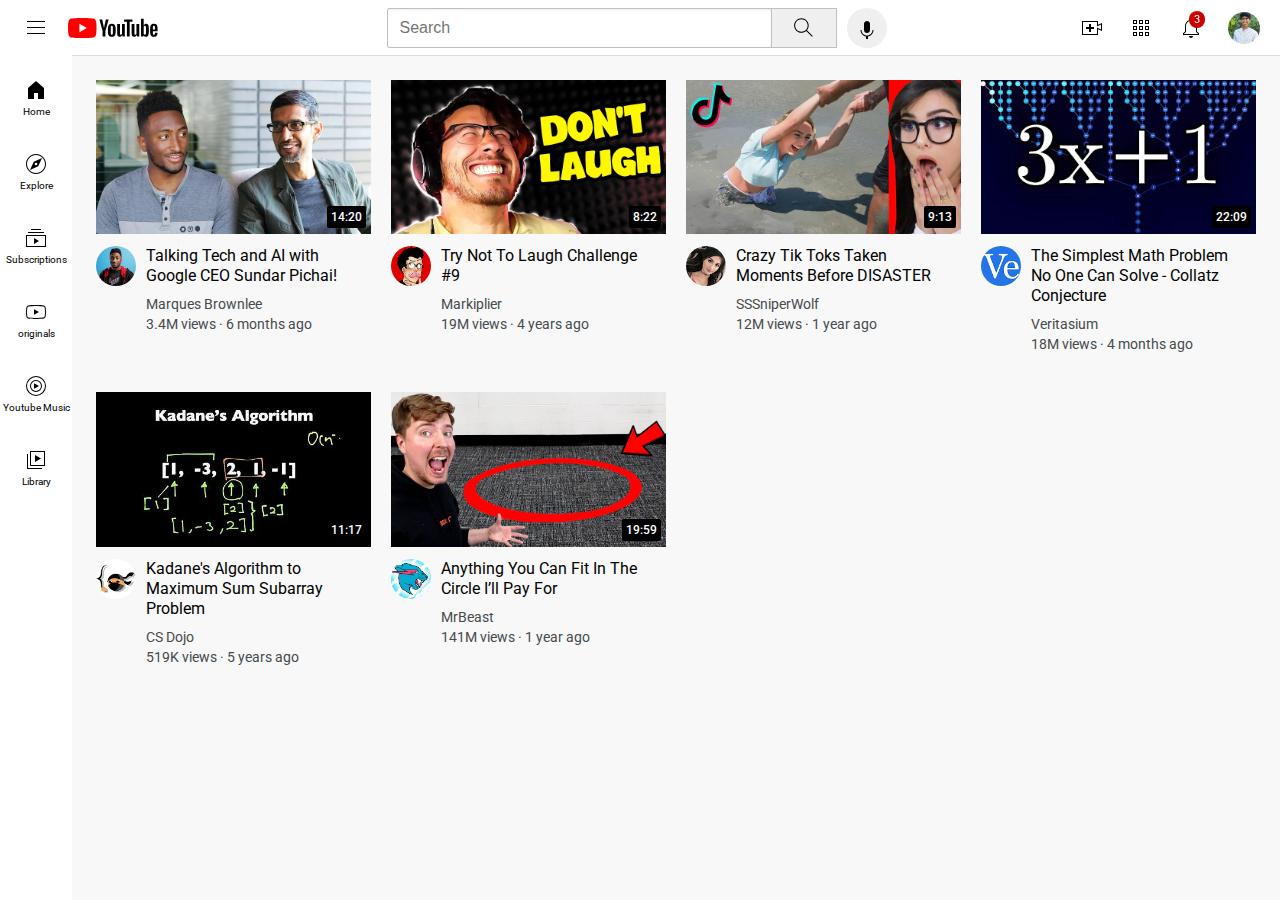
<file: index.html>
<!DOCTYPE html>
<html lang="en">
<head>
    <meta charset="UTF-8">
    <meta http-equiv="X-UA-Compatible" content="IE=edge">
    <meta name="viewport" content="width=device-width, initial-scale=1.0">
    <title>Youtube</title>
    <link rel="stylesheet" href="yt.css">
    <link rel="preconnect" href="https://fonts.googleapis.com">
<link rel="preconnect" href="https://fonts.gstatic.com" crossorigin>
<link href="https://fonts.googleapis.com/css2?family=Roboto:wght@400;500;700&display=swap" rel="stylesheet">
</head>
<body>
    <header class="header">
        <div class="left-section">
            <img class="hamburger-menu" src="hamburger-menu.svg">
            <img  class="youtube-logo" src="youtube-logo.svg">

        </div>
        <div class="middle-section">
        <input type="text" placeholder="Search" class="searchbar">
            <button class="search-button"><img class="search-icon" src="search.svg">
                <div class="tooltip">Search</div>
            
            </button>
            <button class="voice-search-button"><img class="voice-icon" src="voice-search-icon.svg">
                <div class="tooltip">Search with your voice</div>
            
            </button> 
        </div>
        <div class="right-section">
            <div class="upload-icon-container">
            <img class="upload-icon"   src="upload.svg">
            <div class="tooltip">Create</div>
                

            </div>
            <div class="apps-icon-container">
            <img class="apps-icon"   src="youtube-apps.svg">
            <div class="tooltip">Youtube-Apps</div>


            </div>
            <div class="notification-icon-container">
                <div class="notification-count">3</div>
                <img class="notification-icon"   src="notifications.svg">
            <div class="tooltip">Notifications</div>

            </div>
            <img class="user-pic" src="index.jpg">

        </div>
        <nav class="sidebar">
            <div class="sidebar-link"><img src="home.svg"> 
            <div>Home</div>
            </div>
            <div class="sidebar-link"><img src="explore.svg">
                <div>Explore</div>
            </div>
            <div class="sidebar-link"><img src="subscriptions.svg"> 
                <div>Subscriptions</div>
            </div>
            <div class="sidebar-link"><img src="originals.svg">
                <div>originals</div>
            </div>
            <div class="sidebar-link"><img src="youtube-music.svg"> 
                <div>Youtube Music</div>
            </div>
            <div class="sidebar-link"><img src="library.svg"> 
                <div>Library</div>
            </div>

        </nav>


    </header>

    <main>
        <div class="maingrid">
            <div class="video-preview">
                <div class="thumpnail-row">
                    <img class="thumpnail" src="thumbnail-1.webp">
                    <div class="video-time">14:20</div>
                </div>
                <div class="video-info-grid">
                    <div class="channel-pic">
                        <img class="profile-pic" src="channel-1.jpeg">
                    </div>
                    <div class="video-info">
                        <p class="video-title">Talking Tech and AI with Google CEO Sundar Pichai!</p>
                        <p class="video-author">Marques Brownlee</p>
                        <p class="video-stats">3.4M views · 6 months ago</p>
                    </div>
            </div>
        
            </div>
        
        <!--this is a commenrt-->
        
            <div class="video-preview">
                <div class="thumpnail-row">
                    <img class="thumpnail" src="thumbnail-2.webp">
                    <div class="video-time">8:22</div>
        
                </div>
                <div class="video-info-grid">
                <div class="channel-pic">
                    <img src="channel-2.jpeg" class="profile-pic">
                </div>
                <div class="video-info">
                    <p class="video-title">Try Not To Laugh Challenge #9</p>
                    <p class="video-author">Markiplier</p>
                    <p class="video-stats">19M views · 4 years ago</p>
        
                </div>
                </div>
        
            </div>
        
        
            <div class="video-preview">
                <div class="thumpnail-row">
                    <img class="thumpnail" src="thumbnail-3.webp">
                    <div class="video-time">9:13</div>
        
        
                </div>
                <div class="video-info-grid">
                <div class="channel-pic">
                    <img src="channel-3.jpeg" class="profile-pic">
                    
                </div>
                <div class="video-info">
                    <p class="video-title">Crazy Tik Toks Taken Moments Before DISASTER</p>
                    <p class="video-author">SSSniperWolf</p>
                    <p class="video-stats">12M views · 1 year ago</p>
        
                </div>
                </div>
        
            </div>
        
            <div class="video-preview">
                <div class="thumpnail-row">
                    <img class="thumpnail" src="thumbnail-4.webp">
                    <div class="video-time">22:09</div>
        
        
                </div>
                <div class="video-info-grid">
                <div class="channel-pic">
                    <img src="channel-4.jpeg" class="profile-pic">
                </div>
                <div class="video-info">
                    <p class="video-title">The Simplest Math Problem No One Can Solve - Collatz Conjecture</p>
                    <p class="video-author">Veritasium</p>
                    <p class="video-stats">18M views · 4 months ago</p>
        
                </div>
                </div>
        
            </div>
        
        
        
            <div class="video-preview">
                <div class="thumpnail-row">
                    <img class="thumpnail" src="thumbnail-5.webp">
                    <div class="video-time">11:17</div>
        
        
                </div>
                <div class="video-info-grid">
                <div class="channel-pic">
                    <img src="channel-5.jpeg" class="profile-pic">
                </div>
                <div class="video-info">
                    <p class="video-title">Kadane's Algorithm to Maximum Sum Subarray Problem</p>
                    <p class="video-author">CS Dojo</p>
                    <p class="video-stats">519K views · 5 years ago</p>
        
                </div>
                </div>
        
            </div>
        
        
            <div class="video-preview">
                <div class="thumpnail-row">
                    <img class="thumpnail" src="thumbnail-6.webp">
                    <div class="video-time">19:59</div>
        
        
                </div>
                <div class="video-info-grid">
                <div class="channel-pic">
                    <img src="channel-6.jpeg" class="profile-pic">
                </div>
                <div class="video-info">
                    <p class="video-title">Anything You Can Fit In The Circle I’ll Pay For</p>
                    <p class="video-author">MrBeast</p>
                    <p class="video-stats">141M views · 1 year ago</p>
        
                </div>
                </div>
        
            </div>
        
        </div>
    </main>
</body>
</html>
</file>
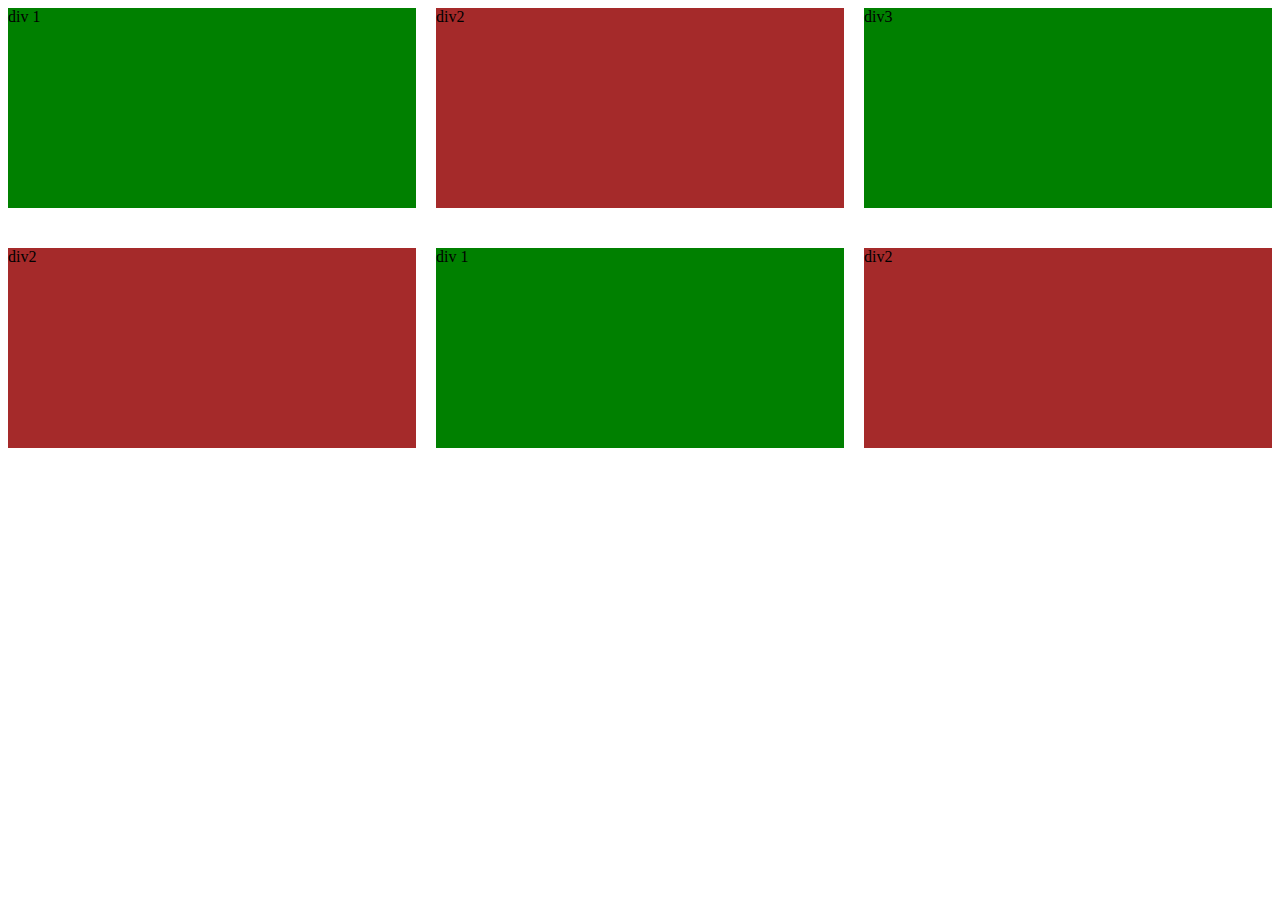
<file: grid.html>
<!DOCTYPE html>
<html lang="en">
<head>
    <meta charset="UTF-8">
    <meta http-equiv="X-UA-Compatible" content="IE=edge">
    <meta name="viewport" content="width=device-width, initial-scale=1.0">
    <title>Document</title>
    <style>
      
    </style>
</head>
<body>
    <div style="display:grid;grid-template-columns: 1fr 1fr 1fr; column-gap: 20px;row-gap: 40px;">
      <div style="background-color: green; height: 200px;" >div 1</div>
      <div style="background-color: brown;height: 200px;">div2</div>
      <div style="background-color:green ;height:200px">div3</div>
      <div style="background-color: brown;height: 200px;">div2</div>
      <div style="background-color: green; height: 200px;" >div 1</div>
      <div style="background-color: brown;height: 200px;">div2</div>
               
        </div>
    
</body>
</html>
</file>
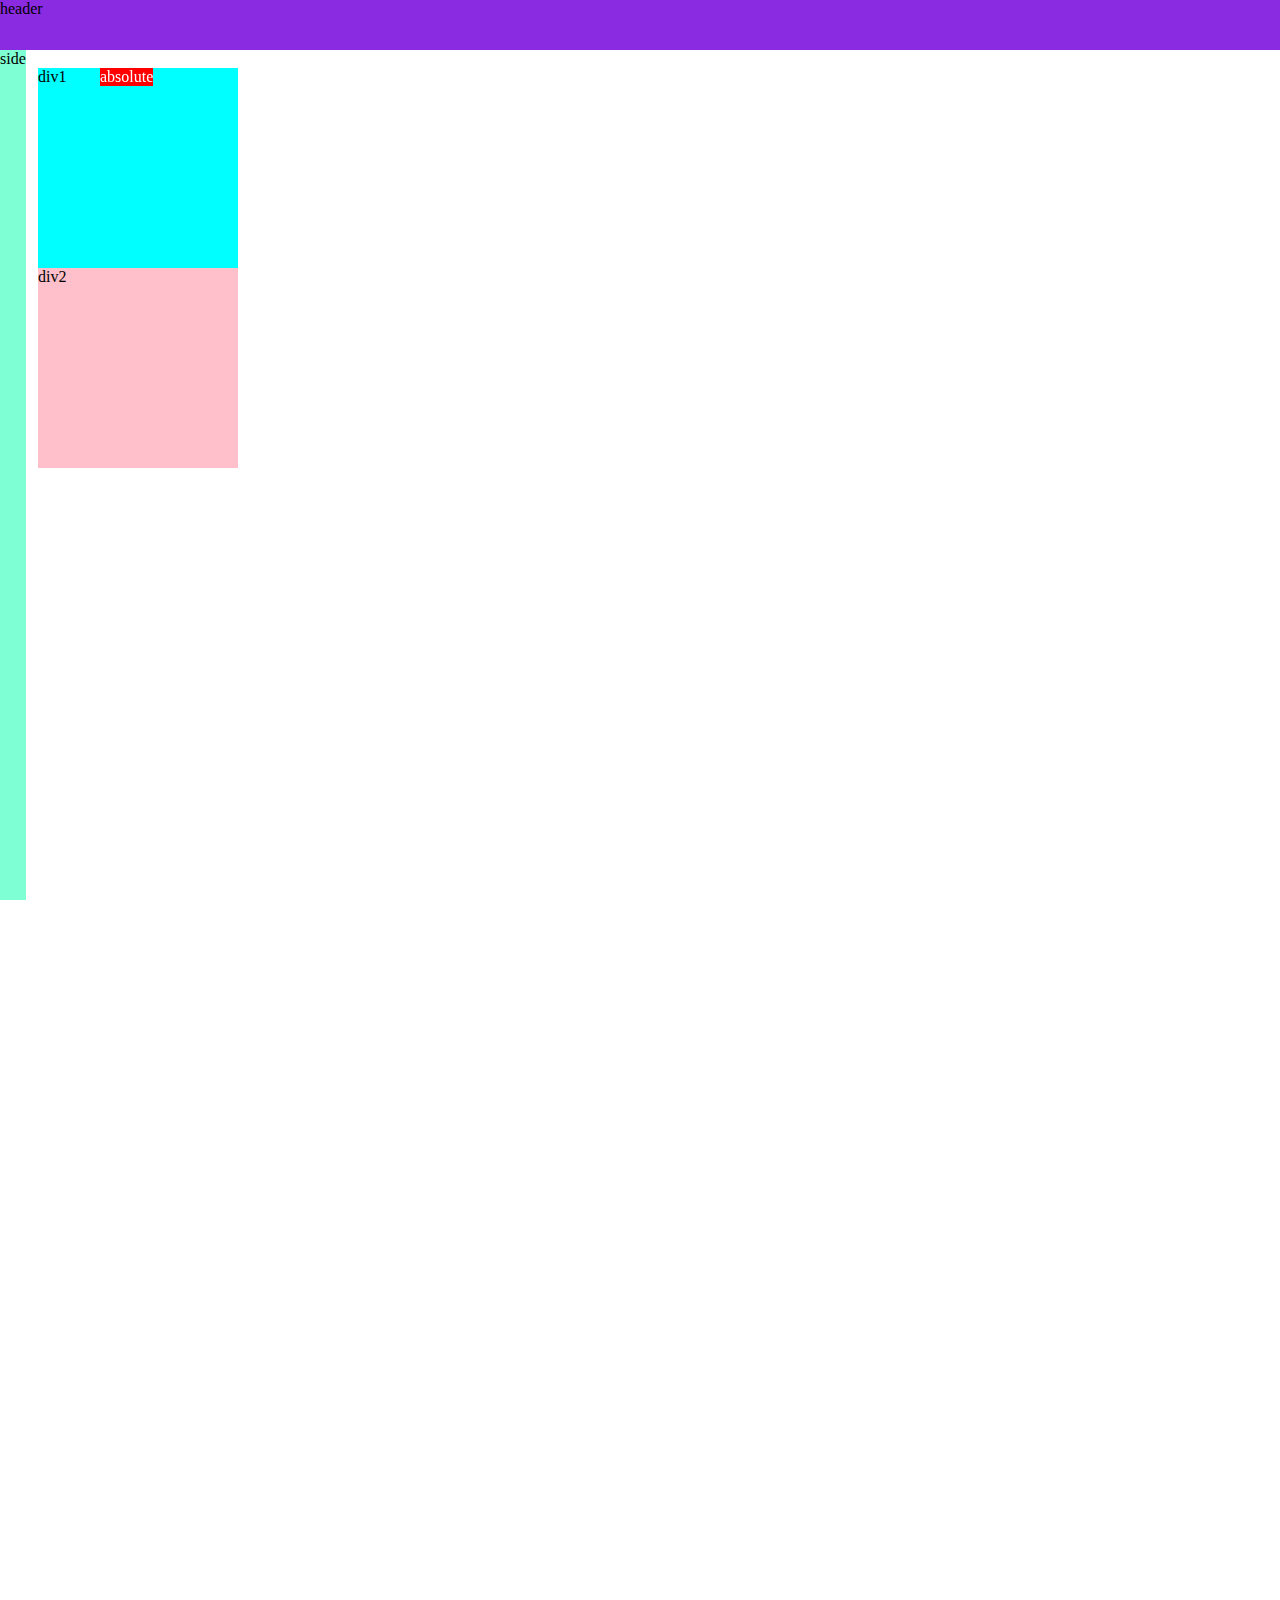
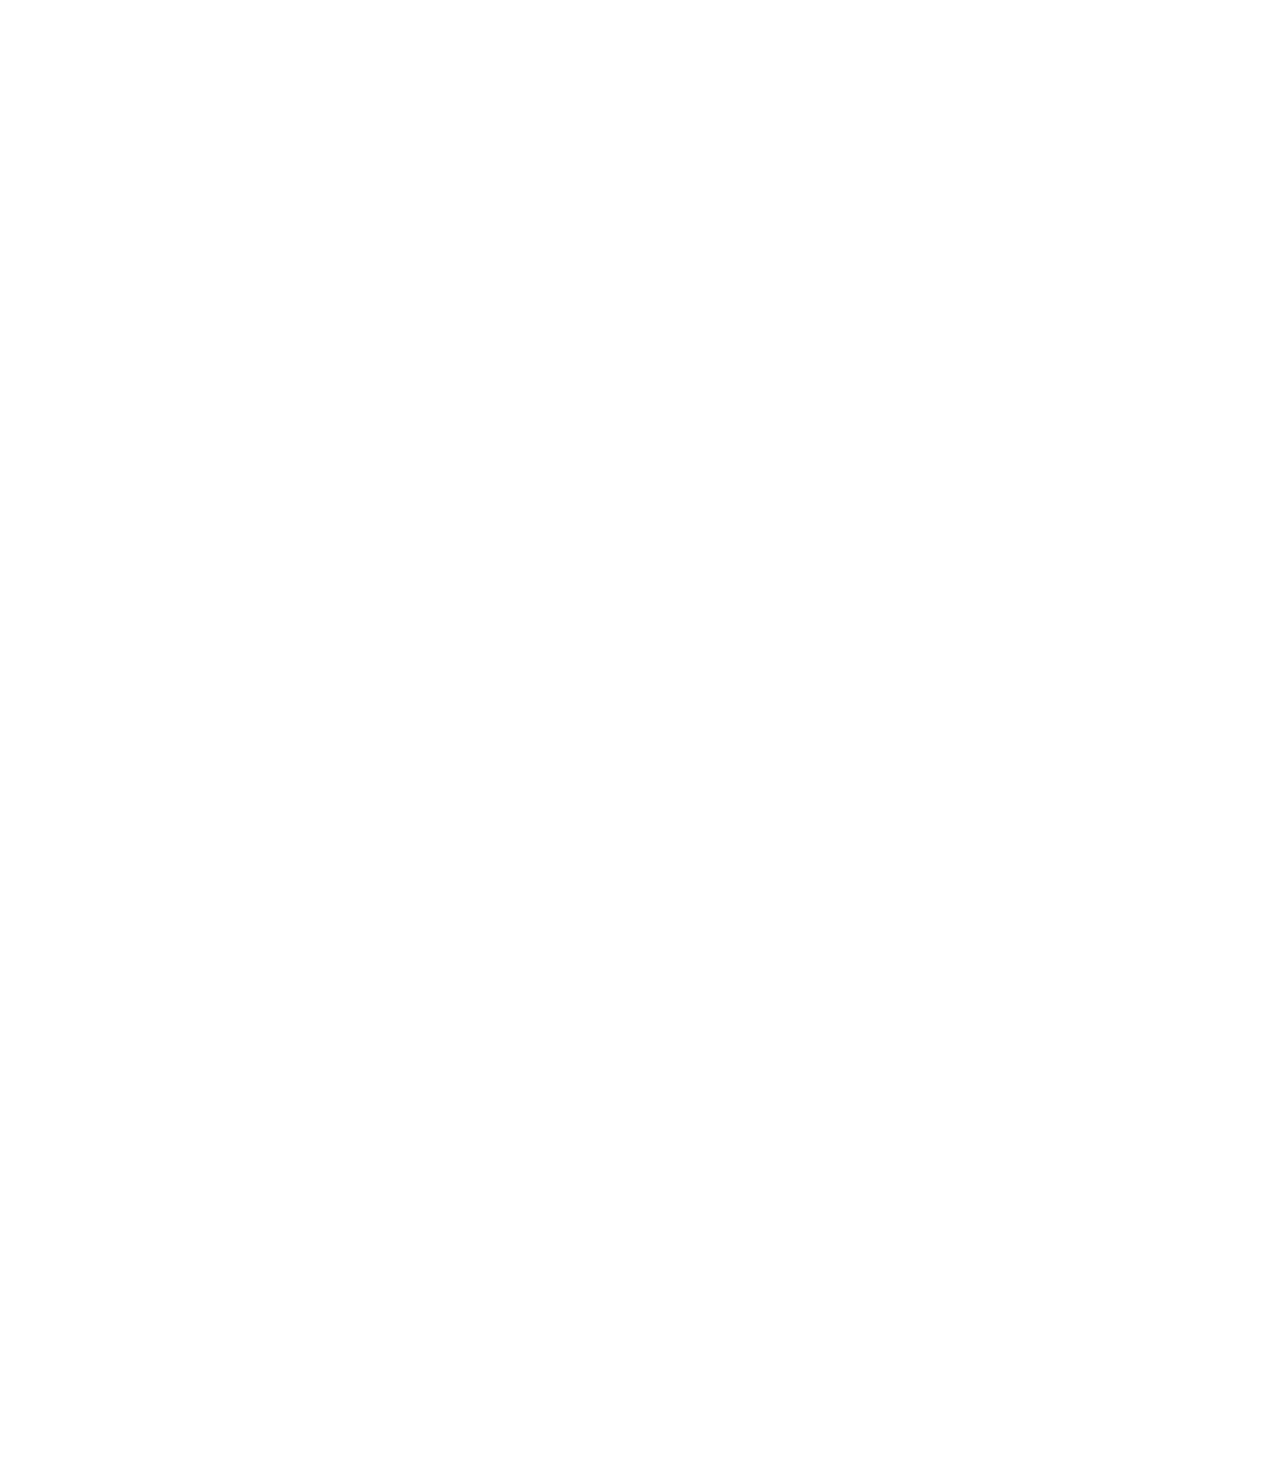
<file: position.html>
<!DOCTYPE html>
<html lang="en">
<head>
    <meta charset="UTF-8">
    <meta http-equiv="X-UA-Compatible" content="IE=edge">
    <meta name="viewport" content="width=device-width, initial-scale=1.0">

    <title>Document</title>
    <style>
        body{
            padding-top: 60px;
            padding-left: 30px;

        }
        .div1{
            background-color: aqua;
            height: 200px;
            width: 200px;
        }
        .div2{
            width: 200px;
            height: 200px;
            background-color:pink ;
        }
        .header{
            background-color: blueviolet;
            position: fixed;
            left:0px;
            right: 0px;
            top: 0px;
        
            height: 50px;
        }
        body{
            height: 3000px;
        }
        .side{
            background-color: aquamarine;
            position: fixed;
            left: 0;
            bottom: 0;
            top: 50px;


        }
        .absolute{
            color: white;
            position: absolute;
            background-color: red;
            left: 100px;
            z-index: 1;
        }
    </style>
</head>

<body>
    <div class="header">header</div>
    <div class="absolute">absolute</div>
    <div class="div1">div1</div>
    <div class="div2">div2</div>
    <div class="side">
        side
    </div>
    
</body>
</html>
</file>
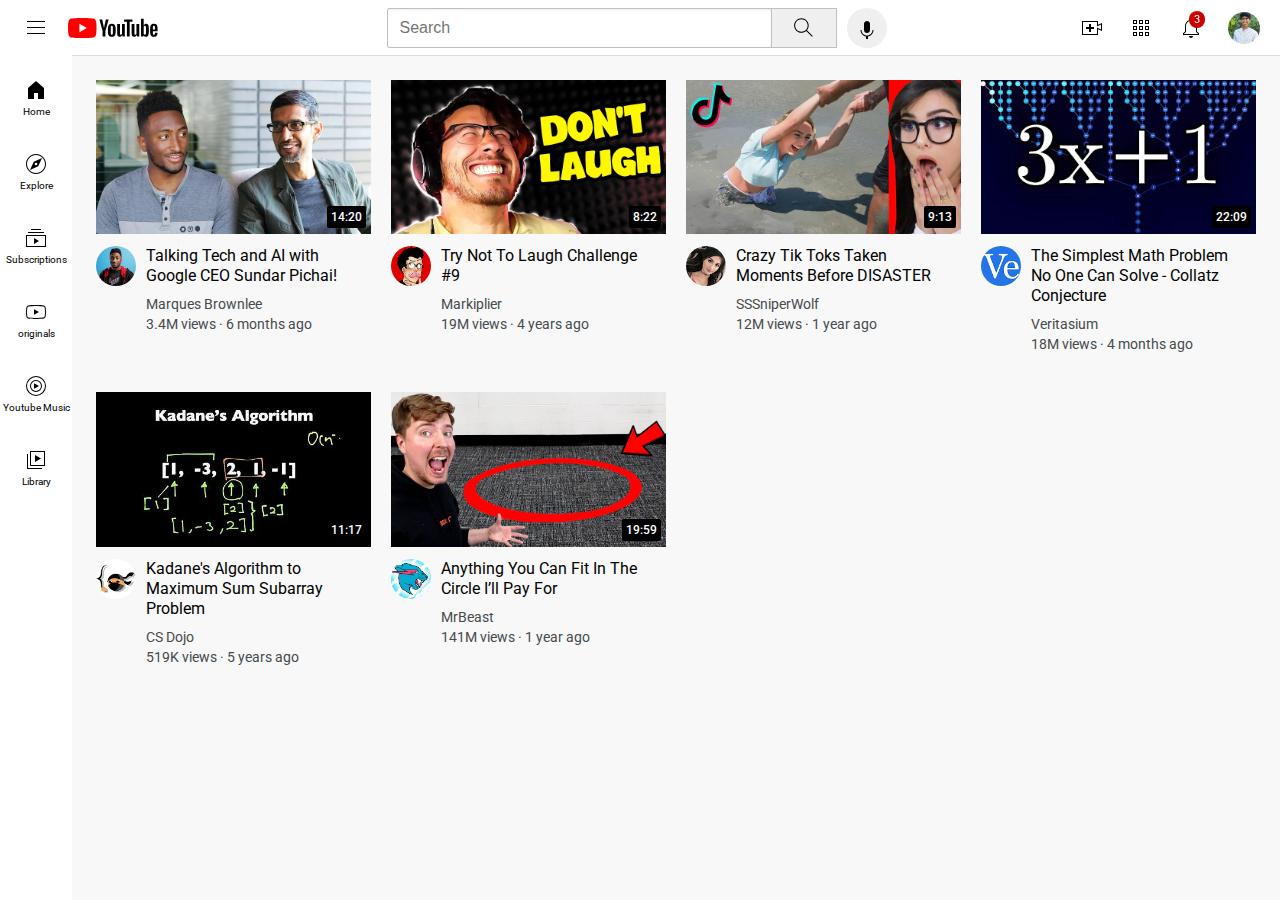
<file: yt.html>
<!DOCTYPE html>
<html lang="en">
<head>
    <meta charset="UTF-8">
    <meta http-equiv="X-UA-Compatible" content="IE=edge">
    <meta name="viewport" content="width=device-width, initial-scale=1.0">
    <title>Youtube</title>
    <link rel="stylesheet" href="yt.css">
    <link rel="preconnect" href="https://fonts.googleapis.com">
<link rel="preconnect" href="https://fonts.gstatic.com" crossorigin>
<link href="https://fonts.googleapis.com/css2?family=Roboto:wght@400;500;700&display=swap" rel="stylesheet">
</head>
<body>
    <header class="header">
        <div class="left-section">
            <img class="hamburger-menu" src="hamburger-menu.svg">
            <img  class="youtube-logo" src="youtube-logo.svg">

        </div>
        <div class="middle-section">
        <input type="text" placeholder="Search" class="searchbar">
            <button class="search-button"><img class="search-icon" src="search.svg">
                <div class="tooltip">Search</div>
            
            </button>
            <button class="voice-search-button"><img class="voice-icon" src="voice-search-icon.svg">
                <div class="tooltip">Search with your voice</div>
            
            </button> 
        </div>
        <div class="right-section">
            <div class="upload-icon-container">
            <img class="upload-icon"   src="upload.svg">
            <div class="tooltip">Create</div>
                

            </div>
            <div class="apps-icon-container">
            <img class="apps-icon"   src="youtube-apps.svg">
            <div class="tooltip">Youtube-Apps</div>


            </div>
            <div class="notification-icon-container">
                <div class="notification-count">3</div>
                <img class="notification-icon"   src="notifications.svg">
            <div class="tooltip">Notifications</div>

            </div>
            <img class="user-pic" src="index.jpg">

        </div>
        <nav class="sidebar">
            <div class="sidebar-link"><img src="home.svg"> 
            <div>Home</div>
            </div>
            <div class="sidebar-link"><img src="explore.svg">
                <div>Explore</div>
            </div>
            <div class="sidebar-link"><img src="subscriptions.svg"> 
                <div>Subscriptions</div>
            </div>
            <div class="sidebar-link"><img src="originals.svg">
                <div>originals</div>
            </div>
            <div class="sidebar-link"><img src="youtube-music.svg"> 
                <div>Youtube Music</div>
            </div>
            <div class="sidebar-link"><img src="library.svg"> 
                <div>Library</div>
            </div>

        </nav>


    </header>

    <main>
        <div class="maingrid">
            <div class="video-preview">
                <div class="thumpnail-row">
                    <img class="thumpnail" src="thumbnail-1.webp">
                    <div class="video-time">14:20</div>
                </div>
                <div class="video-info-grid">
                    <div class="channel-pic">
                        <img class="profile-pic" src="channel-1.jpeg">
                    </div>
                    <div class="video-info">
                        <p class="video-title">Talking Tech and AI with Google CEO Sundar Pichai!</p>
                        <p class="video-author">Marques Brownlee</p>
                        <p class="video-stats">3.4M views · 6 months ago</p>
                    </div>
            </div>
        
            </div>
        
        <!--this is a commenrt-->
        
            <div class="video-preview">
                <div class="thumpnail-row">
                    <img class="thumpnail" src="thumbnail-2.webp">
                    <div class="video-time">8:22</div>
        
                </div>
                <div class="video-info-grid">
                <div class="channel-pic">
                    <img src="channel-2.jpeg" class="profile-pic">
                </div>
                <div class="video-info">
                    <p class="video-title">Try Not To Laugh Challenge #9</p>
                    <p class="video-author">Markiplier</p>
                    <p class="video-stats">19M views · 4 years ago</p>
        
                </div>
                </div>
        
            </div>
        
        
            <div class="video-preview">
                <div class="thumpnail-row">
                    <img class="thumpnail" src="thumbnail-3.webp">
                    <div class="video-time">9:13</div>
        
        
                </div>
                <div class="video-info-grid">
                <div class="channel-pic">
                    <img src="channel-3.jpeg" class="profile-pic">
                    
                </div>
                <div class="video-info">
                    <p class="video-title">Crazy Tik Toks Taken Moments Before DISASTER</p>
                    <p class="video-author">SSSniperWolf</p>
                    <p class="video-stats">12M views · 1 year ago</p>
        
                </div>
                </div>
        
            </div>
        
            <div class="video-preview">
                <div class="thumpnail-row">
                    <img class="thumpnail" src="thumbnail-4.webp">
                    <div class="video-time">22:09</div>
        
        
                </div>
                <div class="video-info-grid">
                <div class="channel-pic">
                    <img src="channel-4.jpeg" class="profile-pic">
                </div>
                <div class="video-info">
                    <p class="video-title">The Simplest Math Problem No One Can Solve - Collatz Conjecture</p>
                    <p class="video-author">Veritasium</p>
                    <p class="video-stats">18M views · 4 months ago</p>
        
                </div>
                </div>
        
            </div>
        
        
        
            <div class="video-preview">
                <div class="thumpnail-row">
                    <img class="thumpnail" src="thumbnail-5.webp">
                    <div class="video-time">11:17</div>
        
        
                </div>
                <div class="video-info-grid">
                <div class="channel-pic">
                    <img src="channel-5.jpeg" class="profile-pic">
                </div>
                <div class="video-info">
                    <p class="video-title">Kadane's Algorithm to Maximum Sum Subarray Problem</p>
                    <p class="video-author">CS Dojo</p>
                    <p class="video-stats">519K views · 5 years ago</p>
        
                </div>
                </div>
        
            </div>
        
        
            <div class="video-preview">
                <div class="thumpnail-row">
                    <img class="thumpnail" src="thumbnail-6.webp">
                    <div class="video-time">19:59</div>
        
        
                </div>
                <div class="video-info-grid">
                <div class="channel-pic">
                    <img src="channel-6.jpeg" class="profile-pic">
                </div>
                <div class="video-info">
                    <p class="video-title">Anything You Can Fit In The Circle I’ll Pay For</p>
                    <p class="video-author">MrBeast</p>
                    <p class="video-stats">141M views · 1 year ago</p>
        
                </div>
                </div>
        
            </div>
        
        </div>
    </main>
</body>
</html>
</file>
<file: yt.css>
p{
    
    margin-top: 0;
    margin-bottom: 0;
  }
  body{
    margin: 0;
    padding-top: 80px;
    padding-left: 96px;
    padding-right: 24px;
    font-family: roboto,Arial;  
    background-color:rgb(248,248,248) ;
  }
  .header{
    position: fixed;
    top: 0;
    background-color: white;
    left: 0;
    right: 0;
    height: 55px;
    display: flex;
    flex-direction: row;
    justify-content: space-between;
    border-bottom-width:1px ;
    border-bottom-style: solid;
    border-color: rgb(223, 222, 222);
    z-index: 100;

  }
  .left-section{
    display: flex;
    align-items: center;
 

    
  }
  .hamburger-menu{
    height: 24px;
    margin-left: 24px;
    margin-right: 20px;
  }
  .youtube-logo{
    height: 20px;
  }
  .middle-section{
    display: flex;
    align-items: center;
    margin-left: 70px;
    margin-right: 35px;
    max-width: 500px;
    flex: 1;
   
  }
  .searchbar{
    flex: 1;
    width: 0;
    height: 36px;
    font-size: 16px;
    border-style: solid;
    border-width: 1px;
    border-color: rgb(192,192,192) ;
    border-radius: 2px;
    box-shadow: rgb(238, 238, 238) 0px 1px 2px inset;
  }
  .searchbar::placeholder{
    
    font-size: 16px;
    padding-left: 10px;
  }
  
  .search-button{
    height: 40px;
    width: 66px;
    margin-right: 10px;
    margin-left: -1px;
    border-style: solid;
    border-color:rgb(192,192,192) ;
    border-width: 1px;
    background-color: (204, 204, 204);
  }
  .search-button,.voice-search-button,.upload-icon-container
  ,.apps-icon-container,.notification-icon-container{
    position: relative;
    display: flex;
    justify-content: center;
    align-items: center;

  }
  .search-button .tooltip,.voice-search-button .tooltip,
  .upload-icon-container .tooltip ,.apps-icon-container .tooltip,
  .notification-icon-container .tooltip
  {
    position: absolute;
    background-color: grey;
    color: white;
    padding-top: 4px;
    padding-bottom: 4px;
    padding-left: 8px;
    padding-right: 8px;
    border-radius: 2px;
    font-family: roboto;
    font-size: 12px;
    bottom: -30px;
    opacity:0 ;
    transition: 0.15s;
    pointer-events: none;
    white-space: nowrap;

  }
  .search-button:hover .tooltip,.voice-search-button:hover .tooltip,
  .upload-icon-container:hover .tooltip,.apps-icon-container:hover .tooltip,
  .notification-icon-container:hover .tooltip
  {
    opacity: 1;

  }
  .search-icon{ 

    height:25px;

  }
  .voice-search-button{
  height: 40px;
  width: 40px;
  border: none;
  background-color: (204, 204, 204);


  border-radius: 20px;
  }
  .voice-icon{
    height: 24px;
    margin-top: 4px;
  }
  .right-section{
   width: 180px;
    display: flex;
    margin-right: 20px;
    align-items: center;
    justify-content: space-between;
    flex-shrink: 0;
  }
  .upload-icon{
    height: 24px;
  }

  .apps-icon{
    height: 24px;
  }
  .notification-icon{
    height: 24px;
  }
  .notification-icon-container{
    position: relative;
  }
  .notification-count{
    position: absolute;
    background-color:rgb(204,0,0);
    color: white;
    font-size: 11px;
    padding-top: 2px;
    padding-bottom: 2px;
    padding-left: 5px;
    padding-right: 5px;
    top: -5px;
    right: -2px;
    border-radius:10px;
  }
  .user-pic{
    height: 32px;
    border-radius: 16px;
  }
  .sidebar-link{
    height: 74px;
    display: flex;
    justify-content: center;
    align-items: center;
    flex-direction: column;
    cursor: pointer;
  }
  .sidebar-link:hover{
    background-color: rgb(235, 235, 235);
  }
  .sidebar-link img{
    height: 24px;
    margin-bottom:4px;
  }
  .sidebar-link div{
    font-size: 10px;

  }
.thumpnail{
width: 100%;


}
.sidebar{
  position: fixed;
  bottom: 0;
  width: 72px;
  left: 0;
  top: 55px;
  z-index: 200;
  padding-top: 5px;
  background-color: white;
}

.video-time{
  color: white;
  background-color: black;
  position: absolute;
  bottom: 10px;
  font-size: 12px;
  font-weight: 500;
  right: 5px;
  border-radius: 2px;
  padding: 4px;

}
.video-title{
margin-top: 0px;
font-weight: 500px;
line-height:20px ;
margin-bottom:10px ;

}
.video-info{

width: 200px; 

}
.video-author,.video-stats{
font-size: 14px;
color: rgb(69, 74, 77);
}

.video-author{
margin-bottom: 4px;
}
.channel-pic{
display: inline-block;
width: 36px;
vertical-align: top;
}
.profile-pic{
width: 40px;
border-radius: 20px;

}
.thumpnail-row{
margin-bottom: 8px;
position: relative;

}
.video-info-grid{
display: grid;
grid-template-columns: 50px 1fr;
}
.maingrid{
display: grid;
grid-template-columns: 1fr 1fr 1fr;
column-gap: 20px;
row-gap: 40px;
}
@media (max-width: 750px){
  .maingrid{
    grid-template-columns: 1fr 1fr;
  }

}
@media(min-width:751px) and (max-width:999px){
.maingrid{
  grid-template-columns: 1fr 1fr 1fr;
}
}
@media(min-width:1000px){
  .maingrid{
    grid-template-columns: 1fr 1fr 1fr 1fr;
  }
}
</file>
